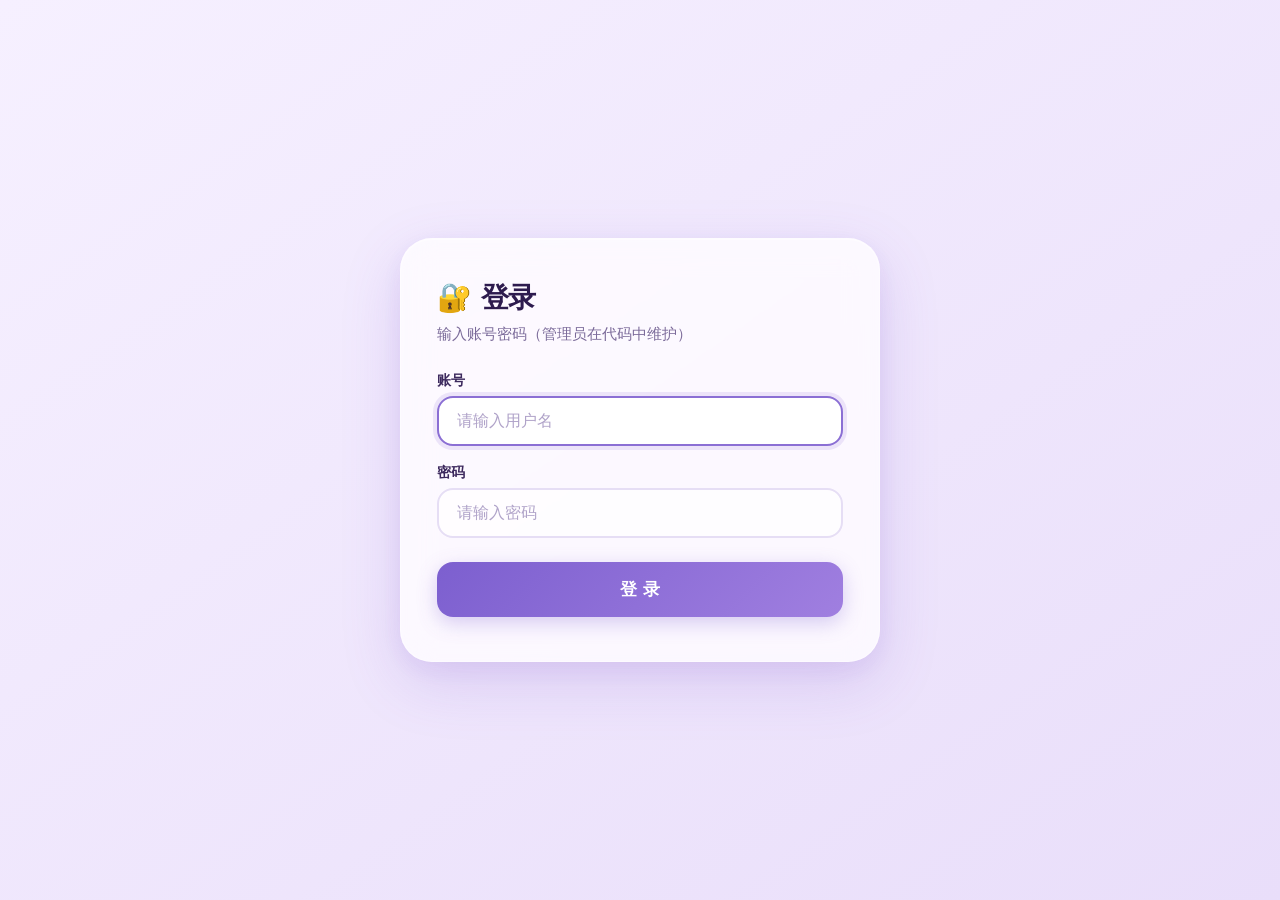
<file: index.html>
<!DOCTYPE html>
<html lang="zh-CN">
<head>
    <meta charset="UTF-8" />
    <meta name="viewport" content="width=device-width, initial-scale=1.0" />
    <title>登录 · 字符编辑</title>
    <style>
        /* ===== 全局重置 & 字体 ===== */
        * {
            margin: 0;
            padding: 0;
            box-sizing: border-box;
        }

        body {
            font-family: 'Segoe UI', 'PingFang SC', Roboto, system-ui, -apple-system, sans-serif;
            min-height: 100vh;
            display: flex;
            align-items: center;
            justify-content: center;
            background: linear-gradient(145deg, #f6f0ff 0%, #e9defa 100%);
            padding: 20px;
        }

        /* ===== 容器 & 卡片 ===== */
        #app {
            width: 100%;
            max-width: 480px;
            position: relative;
        }

        .card {
            background: rgba(255, 255, 255, 0.75);
            backdrop-filter: blur(16px) saturate(180%);
            -webkit-backdrop-filter: blur(16px) saturate(180%);
            border-radius: 32px;
            padding: 40px 36px 44px;
            box-shadow: 0 20px 60px rgba(120, 80, 200, 0.18),
                        0 8px 24px rgba(120, 80, 200, 0.08),
                        inset 0 1px 0 rgba(255, 255, 255, 0.5);
            border: 1px solid rgba(255, 255, 255, 0.4);
            transition: opacity 0.3s ease, transform 0.3s ease;
        }

        .card.hidden {
            display: none;
        }

        /* ===== 登录页面 ===== */
        .auth-title {
            font-size: 28px;
            font-weight: 700;
            color: #2d1b4e;
            letter-spacing: -0.5px;
            margin-bottom: 8px;
        }

        .auth-sub {
            font-size: 15px;
            color: #7b6b9a;
            margin-bottom: 28px;
        }

        .form-group {
            margin-bottom: 18px;
        }

        .form-group label {
            display: block;
            font-size: 14px;
            font-weight: 600;
            color: #3d2a5e;
            margin-bottom: 6px;
        }

        .form-group input {
            width: 100%;
            padding: 14px 18px;
            border: 2px solid #e6def5;
            border-radius: 16px;
            font-size: 16px;
            background: rgba(255, 255, 255, 0.7);
            transition: border 0.25s, box-shadow 0.25s;
            outline: none;
            color: #1f1433;
        }

        .form-group input:focus {
            border-color: #8b6fd4;
            box-shadow: 0 0 0 4px rgba(139, 111, 212, 0.15);
            background: #ffffff;
        }

        .form-group input::placeholder {
            color: #b0a3c9;
        }

        .btn {
            width: 100%;
            padding: 16px;
            border: none;
            border-radius: 16px;
            font-size: 17px;
            font-weight: 600;
            background: linear-gradient(135deg, #7c5fcf, #a07fe0);
            color: #fff;
            cursor: pointer;
            transition: transform 0.15s, box-shadow 0.25s, background 0.25s;
            box-shadow: 0 6px 20px rgba(124, 95, 207, 0.30);
            margin-top: 6px;
            letter-spacing: 0.3px;
        }

        .btn:hover {
            transform: translateY(-2px);
            box-shadow: 0 10px 28px rgba(124, 95, 207, 0.35);
            background: linear-gradient(135deg, #6f4fc9, #9570db);
        }

        .btn:active {
            transform: translateY(0px);
            box-shadow: 0 4px 12px rgba(124, 95, 207, 0.25);
        }

        .error-msg {
            background: #fde8e8;
            color: #b33636;
            padding: 12px 18px;
            border-radius: 14px;
            font-size: 14px;
            margin-bottom: 16px;
            border-left: 4px solid #b33636;
            display: none;
        }

        .error-msg.show {
            display: block;
        }

        /* ===== 主页面 ===== */
        .main-header {
            display: flex;
            justify-content: space-between;
            align-items: center;
            margin-bottom: 30px;
            padding-bottom: 16px;
            border-bottom: 2px solid rgba(124, 95, 207, 0.12);
        }

        .user-info {
            display: flex;
            align-items: center;
            gap: 12px;
        }

        .avatar {
            width: 44px;
            height: 44px;
            border-radius: 50%;
            background: linear-gradient(135deg, #7c5fcf, #a07fe0);
            display: flex;
            align-items: center;
            justify-content: center;
            color: #fff;
            font-weight: 700;
            font-size: 18px;
            box-shadow: 0 4px 12px rgba(124, 95, 207, 0.25);
            flex-shrink: 0;
        }

        .username-display {
            font-weight: 600;
            font-size: 18px;
            color: #2d1b4e;
        }

        .btn-logout {
            padding: 8px 20px;
            border: none;
            border-radius: 30px;
            background: rgba(124, 95, 207, 0.10);
            color: #5d41a3;
            font-weight: 600;
            font-size: 14px;
            cursor: pointer;
            transition: background 0.2s, transform 0.15s;
        }

        .btn-logout:hover {
            background: rgba(124, 95, 207, 0.20);
            transform: scale(1.02);
        }

        /* ---- 字符编辑区域 ---- */
        .text-section {
            margin-top: 8px;
        }

        .text-label {
            font-size: 14px;
            font-weight: 500;
            color: #7b6b9a;
            letter-spacing: 0.3px;
            margin-bottom: 10px;
            display: flex;
            align-items: center;
            gap: 8px;
        }

        .text-label .badge {
            font-size: 11px;
            background: rgba(124, 95, 207, 0.12);
            color: #5d41a3;
            padding: 2px 12px;
            border-radius: 30px;
            font-weight: 500;
        }

        .text-display {
            background: rgba(255, 255, 255, 0.6);
            border: 2px dashed #d6cced;
            border-radius: 20px;
            padding: 20px 24px;
            min-height: 80px;
            display: flex;
            align-items: center;
            transition: border 0.25s, background 0.25s, box-shadow 0.25s;
            cursor: pointer;
            position: relative;
        }

        .text-display:hover {
            border-color: #a88be0;
            background: rgba(255, 255, 255, 0.8);
        }

        .text-display .text-content {
            font-size: 22px;
            font-weight: 500;
            color: #1f1433;
            word-break: break-all;
            line-height: 1.5;
            width: 100%;
        }

        .text-display .edit-hint {
            position: absolute;
            right: 16px;
            bottom: 12px;
            font-size: 12px;
            color: #b0a3c9;
            background: rgba(255, 255, 255, 0.8);
            padding: 2px 14px;
            border-radius: 30px;
            opacity: 0;
            transition: opacity 0.25s;
            pointer-events: none;
        }

        .text-display:hover .edit-hint {
            opacity: 1;
        }

        /* 编辑状态 */
        .text-display.editing {
            border-color: #7c5fcf;
            border-style: solid;
            background: #ffffff;
            box-shadow: 0 0 0 4px rgba(124, 95, 207, 0.08);
            cursor: text;
        }

        .text-display.editing .edit-hint {
            opacity: 0;
        }

        .text-display .text-input {
            width: 100%;
            border: none;
            background: transparent;
            font-size: 22px;
            font-weight: 500;
            color: #1f1433;
            outline: none;
            padding: 0;
            font-family: inherit;
            line-height: 1.5;
        }

        .text-display .text-input::placeholder {
            color: #c5b8df;
            font-weight: 400;
        }

        /* ---- 保存提示 ---- */
        .save-toast {
            margin-top: 18px;
            padding: 12px 18px;
            border-radius: 14px;
            font-size: 14px;
            font-weight: 500;
            background: #e8f5e9;
            color: #2e7d32;
            border-left: 4px solid #43a047;
            display: none;
            align-items: center;
            gap: 8px;
            transition: opacity 0.3s;
        }

        .save-toast.show {
            display: flex;
        }

        .save-toast svg {
            flex-shrink: 0;
        }

        /* ===== 响应式 ===== */
        @media (max-width: 520px) {
            .card {
                padding: 28px 20px 32px;
                border-radius: 24px;
            }

            .auth-title {
                font-size: 24px;
            }

            .text-display .text-content,
            .text-display .text-input {
                font-size: 18px;
            }

            .text-display {
                padding: 16px 18px;
                min-height: 64px;
            }

            .main-header {
                flex-wrap: wrap;
                gap: 12px;
            }

            .btn-logout {
                padding: 6px 16px;
                font-size: 13px;
            }
        }

        @media (max-width: 400px) {
            .card {
                padding: 20px 16px 24px;
            }

            .auth-title {
                font-size: 20px;
            }

            .form-group input {
                padding: 12px 14px;
                font-size: 15px;
            }

            .btn {
                padding: 14px;
                font-size: 15px;
            }
        }

        /* ===== 淡入动画 ===== */
        .fade-in {
            animation: fadeIn 0.4s ease forwards;
        }

        @keyframes fadeIn {
            from {
                opacity: 0;
                transform: translateY(12px);
            }
            to {
                opacity: 1;
                transform: translateY(0);
            }
        }

        .card:not(.hidden) {
            animation: fadeIn 0.4s ease forwards;
        }
    </style>
</head>
<body>

    <div id="app">
        <!-- ==================== 登录页面（仅登录，无注册） ==================== -->
        <div id="loginPage" class="card">
            <div class="auth-title">🔐 登录</div>
            <div class="auth-sub">输入账号密码（管理员在代码中维护）</div>

            <div id="loginError" class="error-msg"></div>

            <div class="form-group">
                <label for="loginUsername">账号</label>
                <input type="text" id="loginUsername" placeholder="请输入用户名" autocomplete="username" />
            </div>
            <div class="form-group">
                <label for="loginPassword">密码</label>
                <input type="password" id="loginPassword" placeholder="请输入密码" autocomplete="current-password" />
            </div>

            <button class="btn" id="loginBtn">登 录</button>
        </div>

        <!-- ==================== 主页面 ==================== -->
        <div id="mainPage" class="card hidden">
            <div class="main-header">
                <div class="user-info">
                    <div class="avatar" id="avatarLetter">👤</div>
                    <span class="username-display" id="mainUsername">用户</span>
                </div>
                <button class="btn-logout" id="logoutBtn">退出</button>
            </div>

            <div class="text-section">
                <div class="text-label">
                    📝 我的字符
                    <span class="badge">点击即可编辑</span>
                </div>

                <div class="text-display" id="textDisplay">
                    <span class="text-content" id="textContent">欢迎使用！</span>
                    <span class="edit-hint">✏️ 点击编辑</span>
                </div>

                <div class="save-toast" id="saveToast">
                    <svg width="20" height="20" viewBox="0 0 24 24" fill="none" stroke="currentColor" stroke-width="2.5" stroke-linecap="round" stroke-linejoin="round">
                        <path d="M20 6L9 17l-5-5" />
                    </svg>
                    <span>已保存</span>
                </div>
            </div>
        </div>
    </div>

    <script>
        // ============================================================
        //  📦 账号管理 —— 在这里增删账号和密码
        //  格式： '用户名': '密码'  （请务必使用英文引号）
        //  示例： 'admin': '123456'
        // ============================================================
        const ACCOUNTS = {
            'admin': '123456',
            'user1': 'password1',
            // 添加更多账号，例如：
            // 'zhangsan': 'abc123',
            // 'lisi': '12345678',
        };

        // ============================================================
        //  数据层 (localStorage)
        // ============================================================

        const STORAGE_KEY = 'auth_text_app';

        function getStorage() {
            try {
                const raw = localStorage.getItem(STORAGE_KEY);
                if (raw) return JSON.parse(raw);
            } catch (_) { /* ignore */ }
            return { userData: {} };
        }

        function saveStorage(data) {
            localStorage.setItem(STORAGE_KEY, JSON.stringify(data));
        }

        function getUserText(username) {
            const store = getStorage();
            if (store.userData && store.userData[username] && store.userData[username].text !== undefined) {
                return store.userData[username].text;
            }
            return '欢迎使用！';
        }

        function setUserText(username, text) {
            const store = getStorage();
            if (!store.userData) store.userData = {};
            if (!store.userData[username]) store.userData[username] = {};
            store.userData[username].text = text;
            saveStorage(store);
        }

        // 验证登录 —— 直接检查 ACCOUNTS 对象
        function verifyLogin(username, password) {
            return ACCOUNTS.hasOwnProperty(username) && ACCOUNTS[username] === password;
        }

        // ============================================================
        //  状态管理
        // ============================================================

        let currentUser = null;
        let isEditing = false;

        // DOM 引用
        const $ = (id) => document.getElementById(id);

        const loginPage = $('loginPage');
        const mainPage = $('mainPage');

        const loginUsername = $('loginUsername');
        const loginPassword = $('loginPassword');
        const loginError = $('loginError');
        const loginBtn = $('loginBtn');

        const mainUsername = $('mainUsername');
        const avatarLetter = $('avatarLetter');
        const textDisplay = $('textDisplay');
        const textContent = $('textContent');
        const saveToast = $('saveToast');
        const logoutBtn = $('logoutBtn');

        // ============================================================
        //  页面切换
        // ============================================================

        function showPage(page) {
            [loginPage, mainPage].forEach(el => el.classList.add('hidden'));
            page.classList.remove('hidden');
            page.style.animation = 'none';
            requestAnimationFrame(() => {
                page.style.animation = '';
            });
            loginError.classList.remove('show');
            saveToast.classList.remove('show');
        }

        function showLogin() {
            showPage(loginPage);
            loginUsername.value = '';
            loginPassword.value = '';
            loginUsername.focus();
        }

        function showMain(username) {
            currentUser = username;
            showPage(mainPage);
            mainUsername.textContent = username;
            avatarLetter.textContent = username.charAt(0).toUpperCase() || '👤';
            const text = getUserText(username);
            textContent.textContent = text;
            textDisplay.classList.remove('editing');
            isEditing = false;
            saveToast.classList.remove('show');
        }

        // ============================================================
        //  登录逻辑
        // ============================================================

        function doLogin() {
            const username = loginUsername.value.trim();
            const password = loginPassword.value.trim();

            if (!username || !password) {
                loginError.textContent = '⚠️ 请填写完整的账号和密码';
                loginError.classList.add('show');
                return;
            }

            if (verifyLogin(username, password)) {
                loginError.classList.remove('show');
                // 保存 session (用于刷新保持登录)
                sessionStorage.setItem('auth_app_session', JSON.stringify({ username, password }));
                showMain(username);
            } else {
                loginError.textContent = '❌ 账号或密码错误，请重试';
                loginError.classList.add('show');
                loginPassword.value = '';
                loginPassword.focus();
            }
        }

        // ============================================================
        //  文本编辑逻辑
        // ============================================================

        function enterEditMode() {
            if (isEditing) return;
            if (!currentUser) return;

            const currentText = textContent.textContent;
            const input = document.createElement('input');
            input.type = 'text';
            input.className = 'text-input';
            input.value = currentText;
            input.placeholder = '输入你想保存的字符…';
            input.autofocus = true;

            textContent.textContent = '';
            textContent.appendChild(input);
            textDisplay.classList.add('editing');
            isEditing = true;
            input.select();

            function saveEdit() {
                if (!isEditing) return;
                const newText = input.value.trim() || '（空）';
                textContent.textContent = newText;
                textDisplay.classList.remove('editing');
                isEditing = false;
                setUserText(currentUser, newText);
                showSaveToast();
            }

            input.addEventListener('keydown', (e) => {
                if (e.key === 'Enter') {
                    e.preventDefault();
                    input.blur();
                }
                if (e.key === 'Escape') {
                    input.value = currentText;
                    input.blur();
                }
            });

            input.addEventListener('blur', saveEdit);
        }

        function showSaveToast() {
            saveToast.classList.add('show');
            clearTimeout(saveToast._timer);
            saveToast._timer = setTimeout(() => {
                saveToast.classList.remove('show');
            }, 2000);
        }

        // ============================================================
        //  退出登录
        // ============================================================

        function doLogout() {
            if (isEditing) {
                const input = textContent.querySelector('.text-input');
                if (input) {
                    const val = input.value.trim() || '（空）';
                    textContent.textContent = val;
                    textDisplay.classList.remove('editing');
                    isEditing = false;
                    setUserText(currentUser, val);
                }
            }
            currentUser = null;
            sessionStorage.removeItem('auth_app_session');
            showLogin();
        }

        // ============================================================
        //  事件绑定
        // ============================================================

        loginBtn.addEventListener('click', doLogin);
        loginUsername.addEventListener('keydown', (e) => { if (e.key === 'Enter') loginPassword.focus(); });
        loginPassword.addEventListener('keydown', (e) => { if (e.key === 'Enter') doLogin(); });

        logoutBtn.addEventListener('click', doLogout);

        textDisplay.addEventListener('click', (e) => {
            if (e.target.tagName === 'INPUT') return;
            enterEditMode();
        });

        // Ctrl+Enter 保存
        document.addEventListener('keydown', (e) => {
            if (e.ctrlKey && e.key === 'Enter' && isEditing) {
                const input = textContent.querySelector('.text-input');
                if (input) input.blur();
            }
        });

        // ============================================================
        //  自动登录 (刷新保持)
        // ============================================================

        function tryAutoLogin() {
            const saved = sessionStorage.getItem('auth_app_session');
            if (saved) {
                try {
                    const data = JSON.parse(saved);
                    if (data.username && verifyLogin(data.username, data.password)) {
                        showMain(data.username);
                        return true;
                    } else {
                        // 账号被删或密码改了，清除失效 session
                        sessionStorage.removeItem('auth_app_session');
                    }
                } catch (_) { /* ignore */ }
            }
            return false;
        }

        // ============================================================
        //  初始化
        // ============================================================

        if (!tryAutoLogin()) {
            showLogin();
        }

        console.log('✅ 应用已启动 — 账号由代码中的 ACCOUNTS 对象管理');
        console.log('📋 当前可用账号:', Object.keys(ACCOUNTS));
    </script>

</body>
</html>
</file>
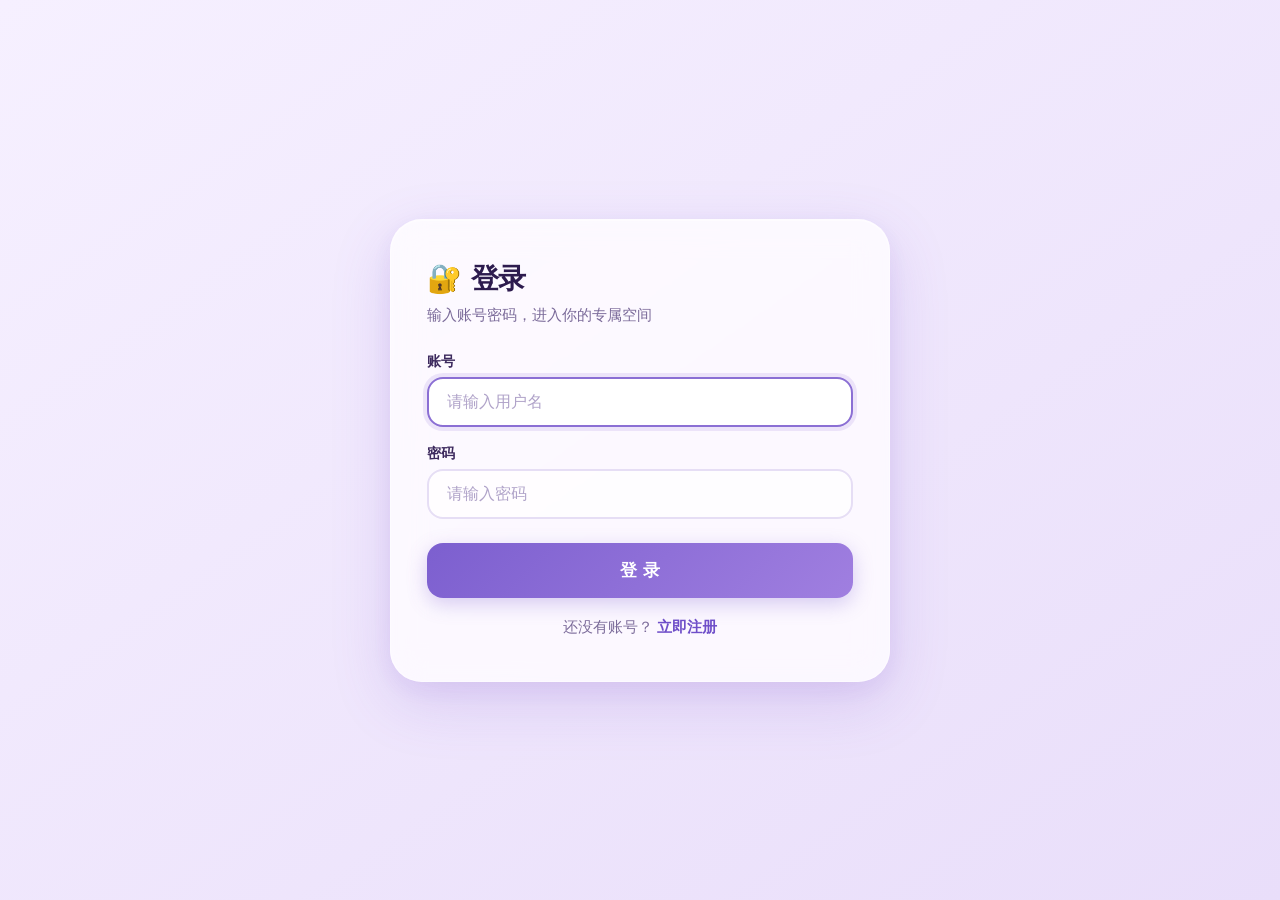
<file: biao.html>
<!DOCTYPE html>
<html lang="zh-CN">
<head>
    <meta charset="UTF-8" />
    <meta name="viewport" content="width=device-width, initial-scale=1.0" />
    <title>登录 · 字符编辑</title>
    <style>
        /* ===== 全局重置 & 字体 ===== */
        * {
            margin: 0;
            padding: 0;
            box-sizing: border-box;
        }

        body {
            font-family: 'Segoe UI', 'PingFang SC', Roboto, system-ui, -apple-system, sans-serif;
            min-height: 100vh;
            display: flex;
            align-items: center;
            justify-content: center;
            background: linear-gradient(145deg, #f6f0ff 0%, #e9defa 100%);
            padding: 20px;
        }

        /* ===== 容器 & 卡片 ===== */
        #app {
            width: 100%;
            max-width: 500px;
            position: relative;
        }

        .card {
            background: rgba(255, 255, 255, 0.75);
            backdrop-filter: blur(16px) saturate(180%);
            -webkit-backdrop-filter: blur(16px) saturate(180%);
            border-radius: 32px;
            padding: 40px 36px 44px;
            box-shadow: 0 20px 60px rgba(120, 80, 200, 0.18),
                        0 8px 24px rgba(120, 80, 200, 0.08),
                        inset 0 1px 0 rgba(255, 255, 255, 0.5);
            border: 1px solid rgba(255, 255, 255, 0.4);
            transition: opacity 0.3s ease, transform 0.3s ease;
        }

        .card.hidden {
            display: none;
        }

        /* ===== 登录 / 注册 页面 ===== */
        .auth-title {
            font-size: 28px;
            font-weight: 700;
            color: #2d1b4e;
            letter-spacing: -0.5px;
            margin-bottom: 8px;
        }

        .auth-sub {
            font-size: 15px;
            color: #7b6b9a;
            margin-bottom: 28px;
        }

        .form-group {
            margin-bottom: 18px;
        }

        .form-group label {
            display: block;
            font-size: 14px;
            font-weight: 600;
            color: #3d2a5e;
            margin-bottom: 6px;
        }

        .form-group input {
            width: 100%;
            padding: 14px 18px;
            border: 2px solid #e6def5;
            border-radius: 16px;
            font-size: 16px;
            background: rgba(255, 255, 255, 0.7);
            transition: border 0.25s, box-shadow 0.25s;
            outline: none;
            color: #1f1433;
        }

        .form-group input:focus {
            border-color: #8b6fd4;
            box-shadow: 0 0 0 4px rgba(139, 111, 212, 0.15);
            background: #ffffff;
        }

        .form-group input::placeholder {
            color: #b0a3c9;
        }

        .btn {
            width: 100%;
            padding: 16px;
            border: none;
            border-radius: 16px;
            font-size: 17px;
            font-weight: 600;
            background: linear-gradient(135deg, #7c5fcf, #a07fe0);
            color: #fff;
            cursor: pointer;
            transition: transform 0.15s, box-shadow 0.25s, background 0.25s;
            box-shadow: 0 6px 20px rgba(124, 95, 207, 0.30);
            margin-top: 6px;
            letter-spacing: 0.3px;
        }

        .btn:hover {
            transform: translateY(-2px);
            box-shadow: 0 10px 28px rgba(124, 95, 207, 0.35);
            background: linear-gradient(135deg, #6f4fc9, #9570db);
        }

        .btn:active {
            transform: translateY(0px);
            box-shadow: 0 4px 12px rgba(124, 95, 207, 0.25);
        }

        .btn-secondary {
            background: rgba(124, 95, 207, 0.12);
            color: #5d41a3;
            box-shadow: none;
            margin-top: 12px;
        }

        .btn-secondary:hover {
            background: rgba(124, 95, 207, 0.20);
            box-shadow: 0 4px 12px rgba(124, 95, 207, 0.10);
            transform: translateY(-1px);
        }

        .switch-link {
            text-align: center;
            margin-top: 20px;
            font-size: 15px;
            color: #7b6b9a;
        }

        .switch-link a {
            color: #6f4fc9;
            font-weight: 600;
            text-decoration: none;
            cursor: pointer;
            transition: color 0.2s;
        }

        .switch-link a:hover {
            color: #4f3199;
            text-decoration: underline;
        }

        .error-msg {
            background: #fde8e8;
            color: #b33636;
            padding: 12px 18px;
            border-radius: 14px;
            font-size: 14px;
            margin-bottom: 16px;
            border-left: 4px solid #b33636;
            display: none;
        }

        .error-msg.show {
            display: block;
        }

        /* ===== 主页面 ===== */
        .main-header {
            display: flex;
            justify-content: space-between;
            align-items: center;
            margin-bottom: 30px;
            padding-bottom: 16px;
            border-bottom: 2px solid rgba(124, 95, 207, 0.12);
        }

        .user-info {
            display: flex;
            align-items: center;
            gap: 12px;
        }

        .avatar {
            width: 44px;
            height: 44px;
            border-radius: 50%;
            background: linear-gradient(135deg, #7c5fcf, #a07fe0);
            display: flex;
            align-items: center;
            justify-content: center;
            color: #fff;
            font-weight: 700;
            font-size: 18px;
            box-shadow: 0 4px 12px rgba(124, 95, 207, 0.25);
            flex-shrink: 0;
        }

        .username-display {
            font-weight: 600;
            font-size: 18px;
            color: #2d1b4e;
        }

        .btn-logout {
            padding: 8px 20px;
            border: none;
            border-radius: 30px;
            background: rgba(124, 95, 207, 0.10);
            color: #5d41a3;
            font-weight: 600;
            font-size: 14px;
            cursor: pointer;
            transition: background 0.2s, transform 0.15s;
        }

        .btn-logout:hover {
            background: rgba(124, 95, 207, 0.20);
            transform: scale(1.02);
        }

        /* ---- 字符编辑区域 ---- */
        .text-section {
            margin-top: 8px;
        }

        .text-label {
            font-size: 14px;
            font-weight: 500;
            color: #7b6b9a;
            letter-spacing: 0.3px;
            margin-bottom: 10px;
            display: flex;
            align-items: center;
            gap: 8px;
        }

        .text-label .badge {
            font-size: 11px;
            background: rgba(124, 95, 207, 0.12);
            color: #5d41a3;
            padding: 2px 12px;
            border-radius: 30px;
            font-weight: 500;
        }

        .text-display {
            background: rgba(255, 255, 255, 0.6);
            border: 2px dashed #d6cced;
            border-radius: 20px;
            padding: 20px 24px;
            min-height: 80px;
            display: flex;
            align-items: center;
            transition: border 0.25s, background 0.25s, box-shadow 0.25s;
            cursor: pointer;
            position: relative;
        }

        .text-display:hover {
            border-color: #a88be0;
            background: rgba(255, 255, 255, 0.8);
        }

        .text-display .placeholder {
            color: #b0a3c9;
            font-size: 16px;
        }

        .text-display .text-content {
            font-size: 22px;
            font-weight: 500;
            color: #1f1433;
            word-break: break-all;
            line-height: 1.5;
            width: 100%;
        }

        .text-display .edit-hint {
            position: absolute;
            right: 16px;
            bottom: 12px;
            font-size: 12px;
            color: #b0a3c9;
            background: rgba(255, 255, 255, 0.8);
            padding: 2px 14px;
            border-radius: 30px;
            opacity: 0;
            transition: opacity 0.25s;
            pointer-events: none;
        }

        .text-display:hover .edit-hint {
            opacity: 1;
        }

        /* 编辑状态 */
        .text-display.editing {
            border-color: #7c5fcf;
            border-style: solid;
            background: #ffffff;
            box-shadow: 0 0 0 4px rgba(124, 95, 207, 0.08);
            cursor: text;
        }

        .text-display.editing .edit-hint {
            opacity: 0;
        }

        .text-display .text-input {
            width: 100%;
            border: none;
            background: transparent;
            font-size: 22px;
            font-weight: 500;
            color: #1f1433;
            outline: none;
            padding: 0;
            font-family: inherit;
            line-height: 1.5;
        }

        .text-display .text-input::placeholder {
            color: #c5b8df;
            font-weight: 400;
        }

        /* ---- 保存提示 ---- */
        .save-toast {
            margin-top: 18px;
            padding: 12px 18px;
            border-radius: 14px;
            font-size: 14px;
            font-weight: 500;
            background: #e8f5e9;
            color: #2e7d32;
            border-left: 4px solid #43a047;
            display: none;
            align-items: center;
            gap: 8px;
            transition: opacity 0.3s;
        }

        .save-toast.show {
            display: flex;
        }

        .save-toast svg {
            flex-shrink: 0;
        }

        /* ===== 响应式 ===== */
        @media (max-width: 520px) {
            .card {
                padding: 28px 20px 32px;
                border-radius: 24px;
            }

            .auth-title {
                font-size: 24px;
            }

            .text-display .text-content,
            .text-display .text-input {
                font-size: 18px;
            }

            .text-display {
                padding: 16px 18px;
                min-height: 64px;
            }

            .main-header {
                flex-wrap: wrap;
                gap: 12px;
            }

            .btn-logout {
                padding: 6px 16px;
                font-size: 13px;
            }
        }

        @media (max-width: 400px) {
            .card {
                padding: 20px 16px 24px;
            }

            .auth-title {
                font-size: 20px;
            }

            .form-group input {
                padding: 12px 14px;
                font-size: 15px;
            }

            .btn {
                padding: 14px;
                font-size: 15px;
            }
        }

        /* ===== 淡入动画 ===== */
        .fade-in {
            animation: fadeIn 0.4s ease forwards;
        }

        @keyframes fadeIn {
            from {
                opacity: 0;
                transform: translateY(12px);
            }
            to {
                opacity: 1;
                transform: translateY(0);
            }
        }

        .card:not(.hidden) {
            animation: fadeIn 0.4s ease forwards;
        }
    </style>
</head>
<body>

    <div id="app">
        <!-- ==================== 登录页面 ==================== -->
        <div id="loginPage" class="card">
            <div class="auth-title">🔐 登录</div>
            <div class="auth-sub">输入账号密码，进入你的专属空间</div>

            <div id="loginError" class="error-msg"></div>

            <div class="form-group">
                <label for="loginUsername">账号</label>
                <input type="text" id="loginUsername" placeholder="请输入用户名" autocomplete="username" />
            </div>
            <div class="form-group">
                <label for="loginPassword">密码</label>
                <input type="password" id="loginPassword" placeholder="请输入密码" autocomplete="current-password" />
            </div>

            <button class="btn" id="loginBtn">登 录</button>

            <div class="switch-link">
                还没有账号？ <a id="gotoRegister">立即注册</a>
            </div>
        </div>

        <!-- ==================== 注册页面 ==================== -->
        <div id="registerPage" class="card hidden">
            <div class="auth-title">✨ 注册</div>
            <div class="auth-sub">创建一个新账号，保存你的专属字符</div>

            <div id="registerError" class="error-msg"></div>

            <div class="form-group">
                <label for="registerUsername">账号</label>
                <input type="text" id="registerUsername" placeholder="请设置用户名" autocomplete="username" />
            </div>
            <div class="form-group">
                <label for="registerPassword">密码</label>
                <input type="password" id="registerPassword" placeholder="请设置密码" autocomplete="new-password" />
            </div>
            <div class="form-group">
                <label for="registerConfirm">确认密码</label>
                <input type="password" id="registerConfirm" placeholder="再次输入密码" autocomplete="new-password" />
            </div>

            <button class="btn" id="registerBtn">注 册</button>

            <div class="switch-link">
                已有账号？ <a id="gotoLogin">返回登录</a>
            </div>
        </div>

        <!-- ==================== 主页面 ==================== -->
        <div id="mainPage" class="card hidden">
            <div class="main-header">
                <div class="user-info">
                    <div class="avatar" id="avatarLetter">👤</div>
                    <span class="username-display" id="mainUsername">用户</span>
                </div>
                <button class="btn-logout" id="logoutBtn">退出</button>
            </div>

            <div class="text-section">
                <div class="text-label">
                    📝 我的字符
                    <span class="badge">点击即可编辑</span>
                </div>

                <div class="text-display" id="textDisplay">
                    <span class="text-content" id="textContent">欢迎使用！</span>
                    <span class="edit-hint">✏️ 点击编辑</span>
                </div>

                <div class="save-toast" id="saveToast">
                    <svg width="20" height="20" viewBox="0 0 24 24" fill="none" stroke="currentColor" stroke-width="2.5" stroke-linecap="round" stroke-linejoin="round">
                        <path d="M20 6L9 17l-5-5" />
                    </svg>
                    <span>已保存</span>
                </div>
            </div>
        </div>
    </div>

    <script>
        // ============================================================
        //  数据层
        // ============================================================

        const STORAGE_KEY = 'auth_text_app';

        function getStorage() {
            try {
                const raw = localStorage.getItem(STORAGE_KEY);
                if (raw) return JSON.parse(raw);
            } catch (_) { /* ignore */ }
            return { users: {}, userData: {} };
        }

        function saveStorage(data) {
            localStorage.setItem(STORAGE_KEY, JSON.stringify(data));
        }

        // 获取某个用户的文本，不存在则返回默认值
        function getUserText(username) {
            const store = getStorage();
            if (store.userData && store.userData[username] && store.userData[username].text !== undefined) {
                return store.userData[username].text;
            }
            return '欢迎使用！';
        }

        // 设置某个用户的文本
        function setUserText(username, text) {
            const store = getStorage();
            if (!store.userData) store.userData = {};
            if (!store.userData[username]) store.userData[username] = {};
            store.userData[username].text = text;
            saveStorage(store);
        }

        // 验证登录
        function verifyLogin(username, password) {
            const store = getStorage();
            if (store.users && store.users[username] === password) {
                return true;
            }
            return false;
        }

        // 注册用户
        function registerUser(username, password) {
            const store = getStorage();
            if (store.users && store.users[username]) {
                return false; // 用户名已存在
            }
            if (!store.users) store.users = {};
            store.users[username] = password;
            // 初始化用户数据
            if (!store.userData) store.userData = {};
            if (!store.userData[username]) store.userData[username] = {};
            store.userData[username].text = '欢迎使用！';
            saveStorage(store);
            return true;
        }

        // ============================================================
        //  状态管理
        // ============================================================

        let currentUser = null; // 当前登录用户名
        let isEditing = false;

        // DOM 引用
        const $ = (id) => document.getElementById(id);

        const loginPage = $('loginPage');
        const registerPage = $('registerPage');
        const mainPage = $('mainPage');

        const loginUsername = $('loginUsername');
        const loginPassword = $('loginPassword');
        const loginError = $('loginError');
        const loginBtn = $('loginBtn');

        const registerUsername = $('registerUsername');
        const registerPassword = $('registerPassword');
        const registerConfirm = $('registerConfirm');
        const registerError = $('registerError');
        const registerBtn = $('registerBtn');

        const mainUsername = $('mainUsername');
        const avatarLetter = $('avatarLetter');
        const textDisplay = $('textDisplay');
        const textContent = $('textContent');
        const saveToast = $('saveToast');
        const logoutBtn = $('logoutBtn');

        const gotoRegister = $('gotoRegister');
        const gotoLogin = $('gotoLogin');

        // ============================================================
        //  页面切换
        // ============================================================

        function showPage(page) {
            [loginPage, registerPage, mainPage].forEach(el => el.classList.add('hidden'));
            page.classList.remove('hidden');
            // 重新触发动画
            page.style.animation = 'none';
            requestAnimationFrame(() => {
                page.style.animation = '';
            });
            // 清空错误
            loginError.classList.remove('show');
            registerError.classList.remove('show');
            saveToast.classList.remove('show');
        }

        function showLogin() {
            showPage(loginPage);
            loginUsername.value = '';
            loginPassword.value = '';
            loginUsername.focus();
        }

        function showRegister() {
            showPage(registerPage);
            registerUsername.value = '';
            registerPassword.value = '';
            registerConfirm.value = '';
            registerUsername.focus();
        }

        function showMain(username) {
            currentUser = username;
            showPage(mainPage);
            // 更新用户信息
            mainUsername.textContent = username;
            avatarLetter.textContent = username.charAt(0).toUpperCase() || '👤';
            // 加载文本
            const text = getUserText(username);
            textContent.textContent = text;
            textDisplay.classList.remove('editing');
            isEditing = false;
            // 隐藏toast
            saveToast.classList.remove('show');
        }

        // ============================================================
        //  登录 / 注册 逻辑
        // ============================================================

        function doLogin() {
            const username = loginUsername.value.trim();
            const password = loginPassword.value.trim();

            if (!username || !password) {
                loginError.textContent = '⚠️ 请填写完整的账号和密码';
                loginError.classList.add('show');
                return;
            }

            if (verifyLogin(username, password)) {
                loginError.classList.remove('show');
                showMain(username);
            } else {
                loginError.textContent = '❌ 账号或密码错误，请重试';
                loginError.classList.add('show');
                loginPassword.value = '';
                loginPassword.focus();
            }
        }

        function doRegister() {
            const username = registerUsername.value.trim();
            const password = registerPassword.value.trim();
            const confirm = registerConfirm.value.trim();

            if (!username || !password || !confirm) {
                registerError.textContent = '⚠️ 请填写所有字段';
                registerError.classList.add('show');
                return;
            }

            if (username.length < 2) {
                registerError.textContent = '⚠️ 用户名至少2个字符';
                registerError.classList.add('show');
                return;
            }

            if (password.length < 4) {
                registerError.textContent = '⚠️ 密码至少4个字符';
                registerError.classList.add('show');
                return;
            }

            if (password !== confirm) {
                registerError.textContent = '⚠️ 两次输入的密码不一致';
                registerError.classList.add('show');
                registerConfirm.value = '';
                registerConfirm.focus();
                return;
            }

            if (registerUser(username, password)) {
                registerError.classList.remove('show');
                // 注册成功，自动登录
                showMain(username);
            } else {
                registerError.textContent = '❌ 用户名已被注册，请换一个';
                registerError.classList.add('show');
                registerUsername.value = '';
                registerUsername.focus();
            }
        }

        // ============================================================
        //  文本编辑逻辑
        // ============================================================

        function enterEditMode() {
            if (isEditing) return;
            if (!currentUser) return;

            const currentText = textContent.textContent;
            // 创建 input
            const input = document.createElement('input');
            input.type = 'text';
            input.className = 'text-input';
            input.value = currentText;
            input.placeholder = '输入你想保存的字符…';
            input.autofocus = true;

            // 替换内容
            textContent.textContent = '';
            textContent.appendChild(input);
            textDisplay.classList.add('editing');
            isEditing = true;

            // 全选
            input.select();

            // 保存函数
            function saveEdit() {
                if (!isEditing) return;
                const newText = input.value.trim() || '（空）';
                // 更新显示
                textContent.textContent = newText;
                textDisplay.classList.remove('editing');
                isEditing = false;
                // 保存到存储
                setUserText(currentUser, newText);
                // 显示保存提示
                showSaveToast();
            }

            // 回车保存
            input.addEventListener('keydown', (e) => {
                if (e.key === 'Enter') {
                    e.preventDefault();
                    input.blur();
                }
                if (e.key === 'Escape') {
                    input.value = currentText;
                    input.blur();
                }
            });

            // 失去焦点保存
            input.addEventListener('blur', saveEdit);
        }

        function showSaveToast() {
            saveToast.classList.add('show');
            clearTimeout(saveToast._timer);
            saveToast._timer = setTimeout(() => {
                saveToast.classList.remove('show');
            }, 2000);
        }

        // ============================================================
        //  退出登录
        // ============================================================

        function doLogout() {
            if (isEditing) {
                // 如果正在编辑，强制退出编辑模式
                const input = textContent.querySelector('.text-input');
                if (input) {
                    const val = input.value.trim() || '（空）';
                    textContent.textContent = val;
                    textDisplay.classList.remove('editing');
                    isEditing = false;
                    setUserText(currentUser, val);
                }
            }
            currentUser = null;
            showLogin();
        }

        // ============================================================
        //  事件绑定
        // ============================================================

        // 登录
        loginBtn.addEventListener('click', doLogin);
        loginUsername.addEventListener('keydown', (e) => { if (e.key === 'Enter') loginPassword.focus(); });
        loginPassword.addEventListener('keydown', (e) => { if (e.key === 'Enter') doLogin(); });

        // 注册
        registerBtn.addEventListener('click', doRegister);
        registerUsername.addEventListener('keydown', (e) => { if (e.key === 'Enter') registerPassword.focus(); });
        registerPassword.addEventListener('keydown', (e) => { if (e.key === 'Enter') registerConfirm.focus(); });
        registerConfirm.addEventListener('keydown', (e) => { if (e.key === 'Enter') doRegister(); });

        // 切换页面
        gotoRegister.addEventListener('click', showRegister);
        gotoLogin.addEventListener('click', showLogin);

        // 退出
        logoutBtn.addEventListener('click', doLogout);

        // 点击文本区域进入编辑
        textDisplay.addEventListener('click', (e) => {
            // 如果点击的是 input 本身，不重复触发
            if (e.target.tagName === 'INPUT') return;
            enterEditMode();
        });

        // 点击外部（页面其他地方）不会触发，但 blur 已经处理保存

        // ============================================================
        //  自动登录检查（刷新页面保持登录状态）
        // ============================================================

        // 尝试从存储中恢复登录状态 —— 我们可以从 localStorage 中读取上次登录的用户
        // 但为了安全，我们简单检查是否有 "记住" 机制。这里我们用一个简单方案：
        // 如果 localStorage 中存有 lastUser，并且该用户存在，则自动登录。
        // 但为了演示，我们不自动登录，让用户手动登录。
        // 但是我们可以提供一个"记住我"的功能？为了简洁，我们不增加复杂度。
        // 用户刷新页面后需要重新登录，这是最安全的。

        // 不过我们可以做一个简单的优化：如果当前有登录用户，刷新后保持登录？
        // 但 localStorage 中并没有存储 session 信息，所以刷新后需要重新登录。
        // 为了更好的体验，我们可以在登录成功后，在 sessionStorage 中记录登录状态。
        // 但为了安全，我们采用最直接的方式：刷新后需要重新登录。

        // 但很多用户希望刷新后保持登录，我们使用 sessionStorage 来保持
        // 但 sessionStorage 在页面关闭后失效，刷新页面仍然有效。
        // 更好的方式：使用 localStorage 存储一个 token，但这里我们简单处理。

        // 我决定使用 sessionStorage 来保持登录状态，这样刷新页面不会丢失登录状态。
        // 关闭浏览器标签页后，需要重新登录。

        function tryAutoLogin() {
            const saved = sessionStorage.getItem('auth_app_session');
            if (saved) {
                try {
                    const data = JSON.parse(saved);
                    if (data.username && verifyLogin(data.username, data.password)) {
                        showMain(data.username);
                        return true;
                    }
                } catch (_) { /* ignore */ }
            }
            return false;
        }

        // 在登录成功后保存 session
        function saveSession(username, password) {
            sessionStorage.setItem('auth_app_session', JSON.stringify({ username, password }));
        }

        // 在退出时清除 session
        function clearSession() {
            sessionStorage.removeItem('auth_app_session');
        }

        // 重写 showMain 以保存 session
        const originalShowMain = showMain;
        showMain = function(username) {
            // 获取密码（从登录表单或注册表单）
            // 为了保存session，我们需要密码。但注册时密码已知。
            // 简单起见：在登录/注册时保存session
            originalShowMain(username);
        };

        // 重写 doLogin
        const originalDoLogin = doLogin;
        doLogin = function() {
            const username = loginUsername.value.trim();
            const password = loginPassword.value.trim();
            if (!username || !password) {
                loginError.textContent = '⚠️ 请填写完整的账号和密码';
                loginError.classList.add('show');
                return;
            }
            if (verifyLogin(username, password)) {
                loginError.classList.remove('show');
                saveSession(username, password);
                showMain(username);
            } else {
                loginError.textContent = '❌ 账号或密码错误，请重试';
                loginError.classList.add('show');
                loginPassword.value = '';
                loginPassword.focus();
            }
        };

        // 重写 doRegister
        const originalDoRegister = doRegister;
        doRegister = function() {
            const username = registerUsername.value.trim();
            const password = registerPassword.value.trim();
            const confirm = registerConfirm.value.trim();

            if (!username || !password || !confirm) {
                registerError.textContent = '⚠️ 请填写所有字段';
                registerError.classList.add('show');
                return;
            }
            if (username.length < 2) {
                registerError.textContent = '⚠️ 用户名至少2个字符';
                registerError.classList.add('show');
                return;
            }
            if (password.length < 4) {
                registerError.textContent = '⚠️ 密码至少4个字符';
                registerError.classList.add('show');
                return;
            }
            if (password !== confirm) {
                registerError.textContent = '⚠️ 两次输入的密码不一致';
                registerError.classList.add('show');
                registerConfirm.value = '';
                registerConfirm.focus();
                return;
            }
            if (registerUser(username, password)) {
                registerError.classList.remove('show');
                saveSession(username, password);
                showMain(username);
            } else {
                registerError.textContent = '❌ 用户名已被注册，请换一个';
                registerError.classList.add('show');
                registerUsername.value = '';
                registerUsername.focus();
            }
        };

        // 重写 doLogout
        const originalDoLogout = doLogout;
        doLogout = function() {
            if (isEditing) {
                const input = textContent.querySelector('.text-input');
                if (input) {
                    const val = input.value.trim() || '（空）';
                    textContent.textContent = val;
                    textDisplay.classList.remove('editing');
                    isEditing = false;
                    setUserText(currentUser, val);
                }
            }
            currentUser = null;
            clearSession();
            showLogin();
        };

        // ============================================================
        //  键盘快捷键：Ctrl+Enter 保存编辑
        // ============================================================

        document.addEventListener('keydown', (e) => {
            if (e.ctrlKey && e.key === 'Enter' && isEditing) {
                const input = textContent.querySelector('.text-input');
                if (input) {
                    input.blur();
                }
            }
        });

        // ============================================================
        //  初始化
        // ============================================================

        // 尝试自动登录
        if (!tryAutoLogin()) {
            showLogin();
        }

        console.log('✅ 应用已启动 — 登录后可编辑字符，数据保存在 localStorage');
    </script>

</body>
</html>
</file>
